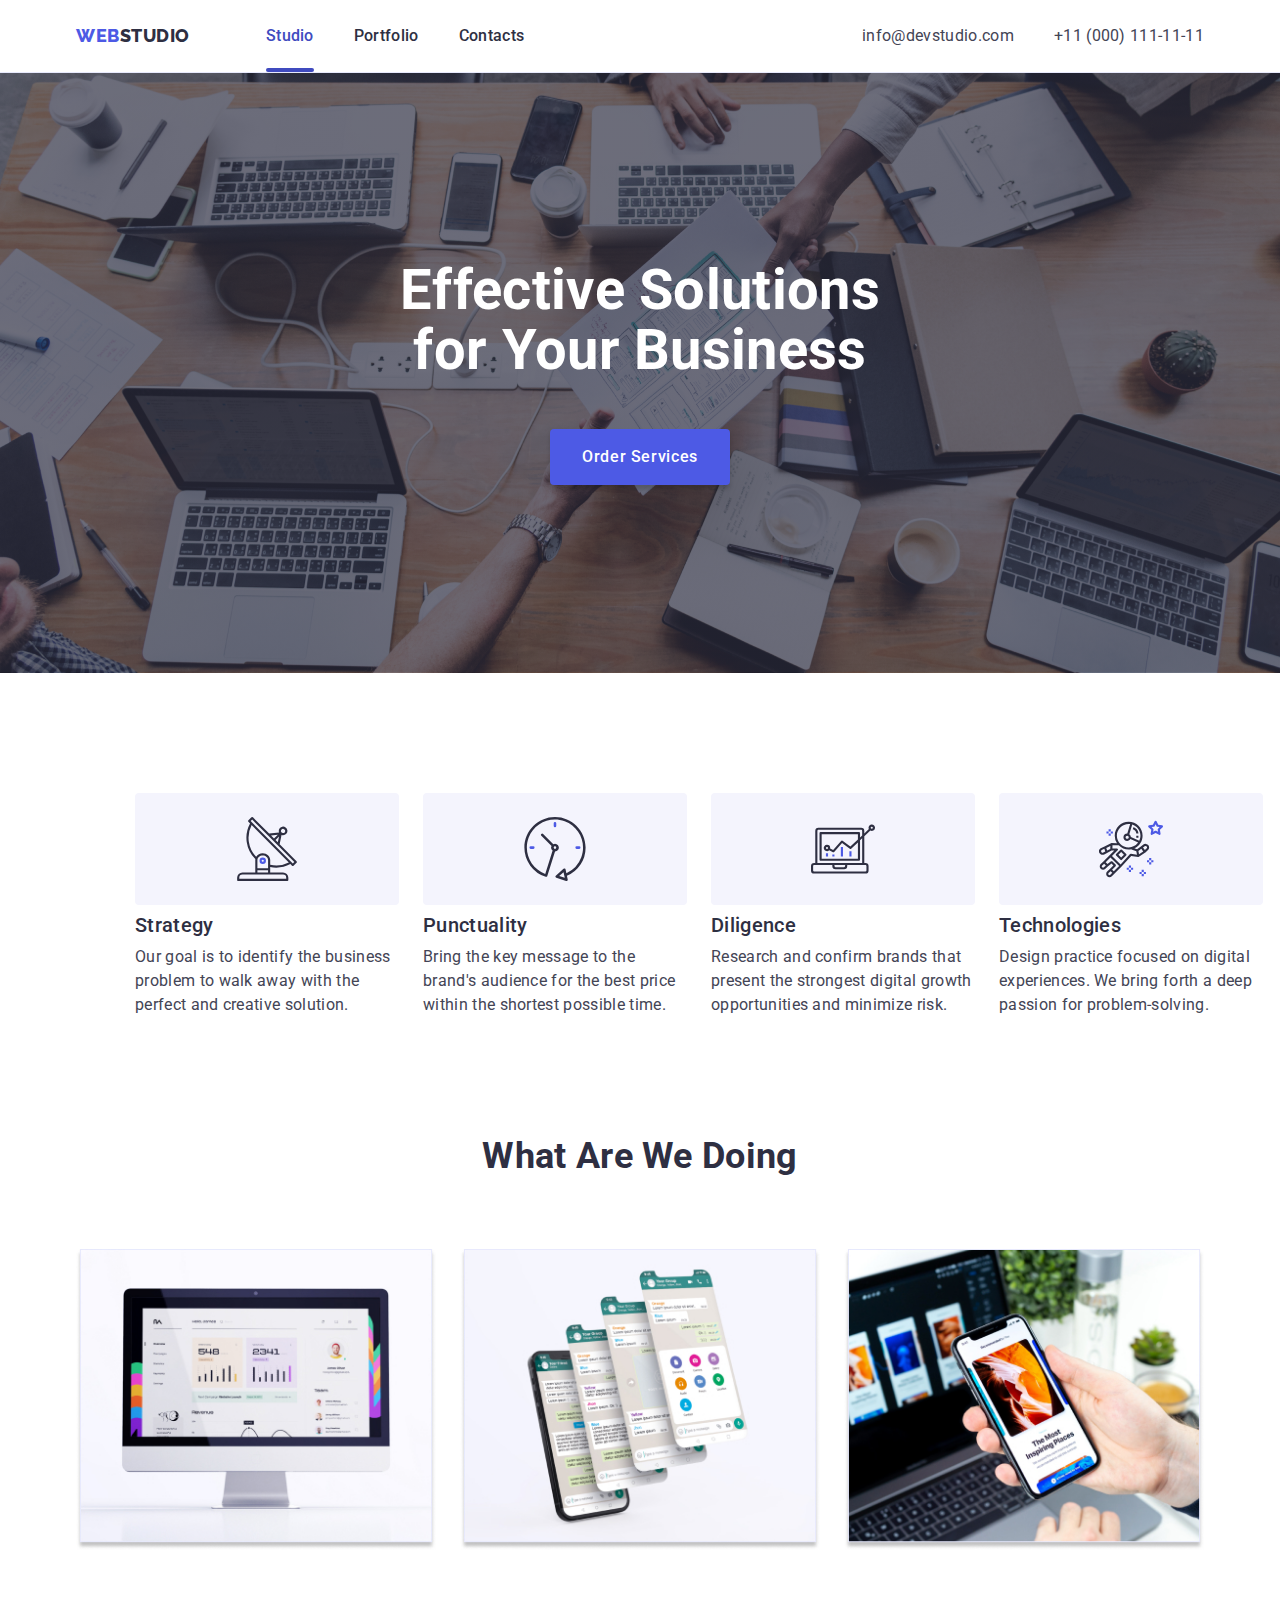
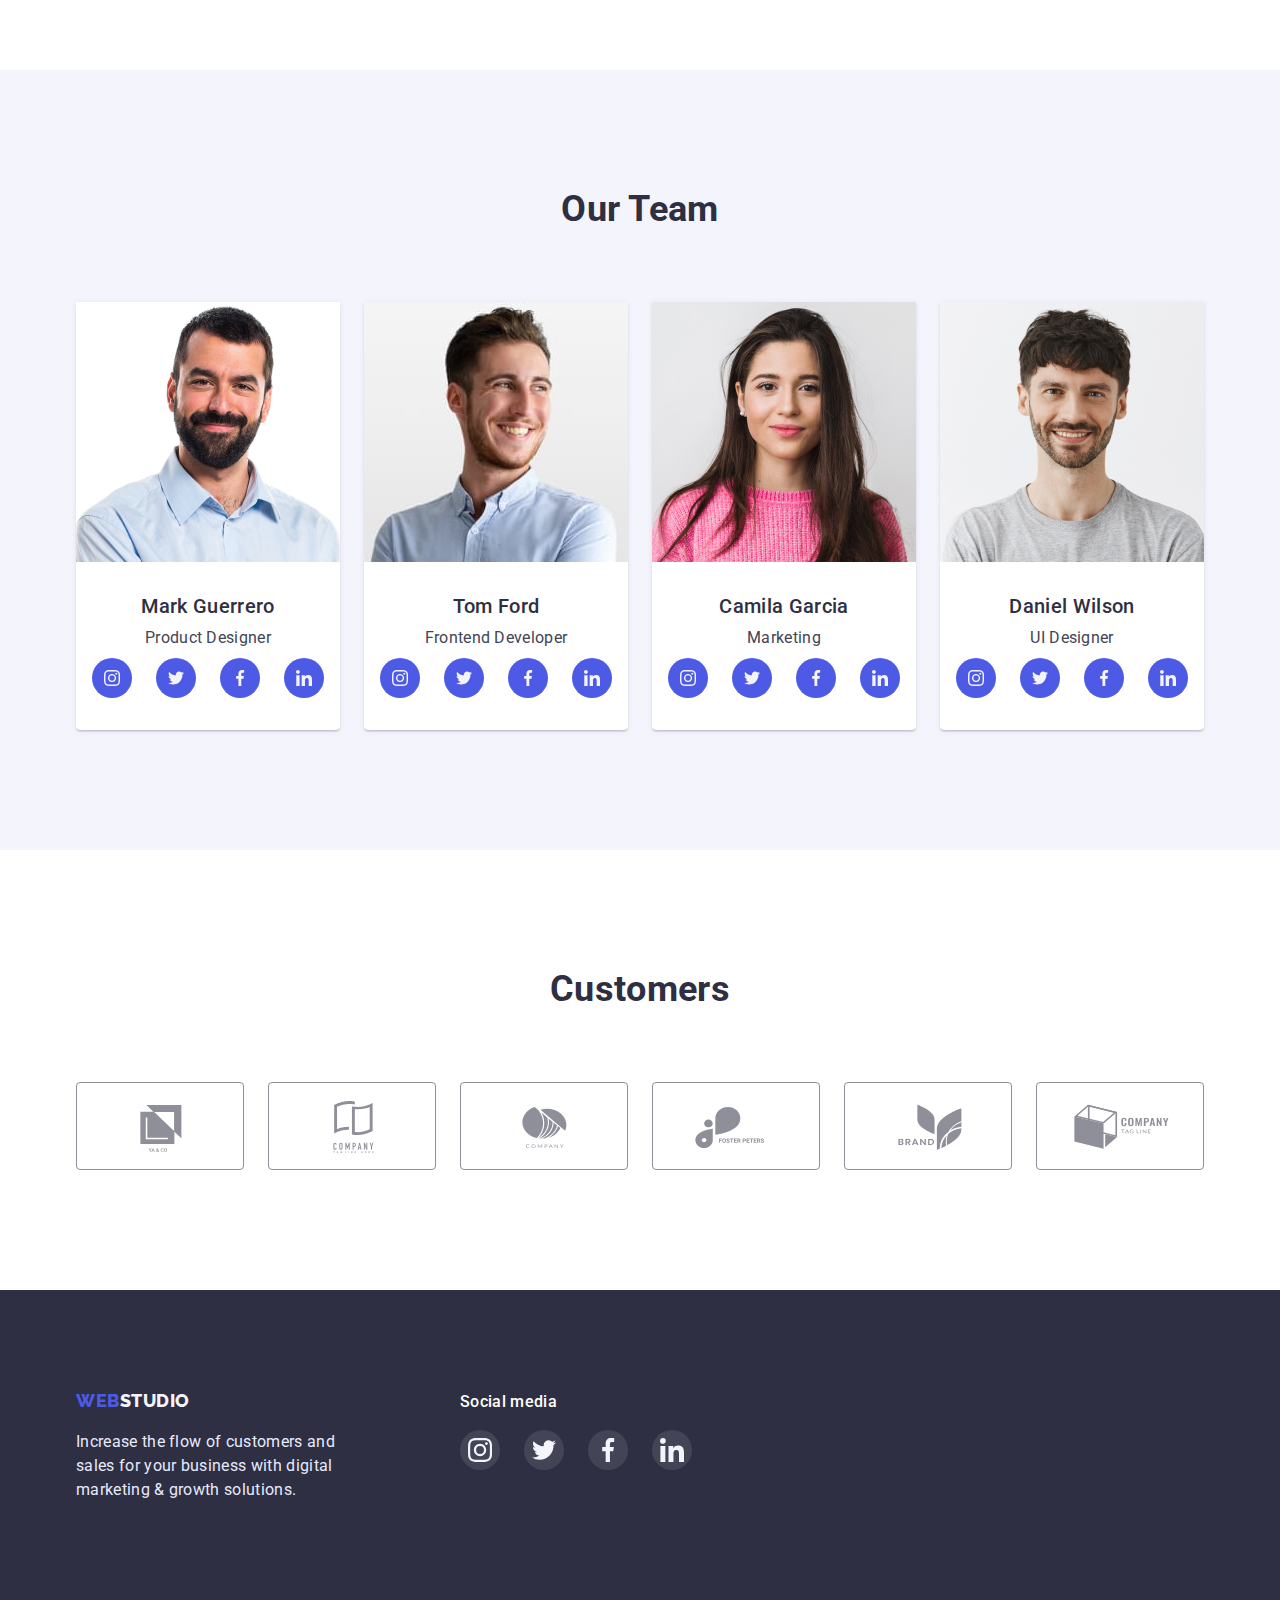
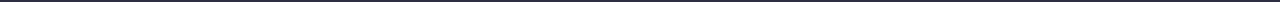
<file: index.html>
<!DOCTYPE html>
<html lang="en">
  <head>
    <meta charset="UTF-8" />
    <meta http-equiv="X-UA-Compatible" content="IE=edge" />
    <meta name="viewport" content="width=device-width, initial-scale=1.0" />
    <title>Web Studio</title>
    <link rel="preconnect" href="https://fonts.googleapis.com" />
    <link rel="preconnect" href="https://fonts.gstatic.com" crossorigin />
    <!-- modern normalize -->
    <link
      rel="stylesheet"
      href="https://cdn.jsdelivr.net/npm/modern-normalize@1.1.0/modern-normalize.min.css"
    />
    <!-- custom styles-->
    <link
      href="https://fonts.googleapis.com/css2?family=Raleway:wght@800&family=Roboto:wght@400;500;700;900&display=swap"
      rel="stylesheet"
    />
    <link rel="stylesheet" href="./css/styles.css" />
  </head>
  <body>
    <!--header section-->
    <header class="header">
      <div class="header-container container">
        <a class="logo-header link" href="./index.html"
          >WEB<span class="logo-dark">STUDIO</span></a
        >
        <nav class="navigation">
          <ul class="menu list">
            <li class="menu-item">
              <a class="menu-link link current" href="">Studio</a>
            </li>
            <li class="menu-item">
              <a class="menu-link link" href="./portfolio.html">Portfolio</a>
            </li>
            <li class="menu-item">
              <a class="menu-link link" href="">Contacts</a>
            </li>
          </ul>
        </nav>
        <ul class="contacts list">
          <li class="contact-item">
            <a class="contact-link link" href="mailto:info@devstudio.com"
              >info@devstudio.com</a
            >
          </li>
          <li class="contact-item">
            <a class="contact-link link" href="tel:+11(000)111-11-11"
              >+11 (000) 111-11-11</a
            >
          </li>
        </ul>
      </div>
    </header>
    <main>
      <!--hero section-->
      <section class="hero">
        <div class="container">
          <h1 class="hero-title">Effective Solutions for Your Business</h1>
          <button class="hero-btn" type="button" data-modal-open>
            Order Services
          </button>
        </div>
      </section>
      <!--1 section-->
      <section class="section vision">
        <div class="container">
          <h2 class="visually-hidden">Our Vision</h2>
          <ul class="vision-list list">
            <li class="vision-list-item">
              <div class="vision-item">
                <svg class="vision-icon" width="64" height="64">
                  <use href="./images/icons.svg#antenna"></use>
                </svg>
              </div>
              <h3 class="title">Strategy</h3>
              <p class="text">
                Our goal is to identify the business problem to walk away with
                the perfect and creative solution.
              </p>
            </li>
            <li class="vision-list-item">
              <div class="vision-item">
                <svg class="vision-icon" width="64" height="64">
                  <use href="./images/icons.svg#clock"></use>
                </svg>
              </div>
              <h3 class="title">Punctuality</h3>
              <p class="text">
                Bring the key message to the brand's audience for the best price
                within the shortest possible time.
              </p>
            </li>
            <li class="vision-list-item">
              <div class="vision-item">
                <svg class="vision-icon" width="64" height="64">
                  <use href="./images/icons.svg#diagram"></use>
                </svg>
              </div>
              <h3 class="title">Diligence</h3>
              <p class="text">
                Research and confirm brands that present the strongest digital
                growth opportunities and minimize risk.
              </p>
            </li>
            <li class="vision-list-item">
              <div class="vision-item">
                <svg class="vision-icon" width="64" height="64">
                  <use href="./images/icons.svg#astronaut"></use>
                </svg>
              </div>
              <h3 class="title">Technologies</h3>
              <p class="text">
                Design practice focused on digital experiences. We bring forth a
                deep passion for problem-solving.
              </p>
            </li>
          </ul>
        </div>
      </section>
      <!--2 section-->
      <section class="section gallery">
        <div class="container">
          <h2 class="section-title">What are we doing</h2>
          <ul class="gallery-list list">
            <li class="gallery-item">
              <img
                class="gallery-img"
                src="./images/section-2/img-1.jpg"
                alt="analytics"
                width="360"
                height="300"
              />
            </li>
            <li class="gallery-item">
              <img
                class="gallery-img"
                src="./images/section-2/img-2.jpg"
                alt="messenger"
                width="360"
                height="300"
              />
            </li>
            <li class="gallery-item">
              <img
                class="gallery-img"
                src="./images/section-2/img-3.jpg"
                alt="phone and laptop synchronization"
                width="360"
                height="300"
              />
            </li>
          </ul>
        </div>
      </section>
      <!--3 section-->
      <section class="section team">
        <div class="container">
          <h2 class="section-title">Our Team</h2>
          <ul class="team-card-list list">
            <li class="team-card">
              <img
                class="team-img"
                src="./images/section-3/img-1.jpg"
                alt="photo of Mark Guerrero"
                width="264"
                height="260"
              />
              <div class="team-wrapper">
                <h3 class="team-name">Mark Guerrero</h3>
                <p class="team-position">Product Designer</p>
                <ul class="socials list">
                  <li class="social-item">
                    <a
                      class="social-link link"
                      href=""
                      aria-label="Instagram"
                      target="_blank"
                      rel="noopener noreferrer"
                    >
                      <svg class="social-icon" width="16" height="16">
                        <use href="./images/icons.svg#instagram"></use>
                      </svg>
                    </a>
                  </li>
                  <li class="social-item">
                    <a
                      class="social-link link"
                      href=""
                      aria-label="Twitter"
                      target="_blank"
                      rel="noopener noreferrer"
                    >
                      <svg class="social-icon" width="16" height="16">
                        <use href="./images/icons.svg#twitter"></use>
                      </svg>
                    </a>
                  </li>
                  <li class="social-item">
                    <a
                      class="social-link link"
                      href=""
                      aria-label="Facebook"
                      target="_blank"
                      rel="noopener noreferrer"
                    >
                      <svg class="social-icon" width="16" height="16">
                        <use href="./images/icons.svg#facebook"></use>
                      </svg>
                    </a>
                  </li>
                  <li class="social-item">
                    <a
                      class="social-link link"
                      href=""
                      aria-label="LinkedIn"
                      target="_blank"
                      rel="noopener noreferrer"
                    >
                      <svg class="social-icon" width="16" height="16">
                        <use href="./images/icons.svg#linkedin"></use>
                      </svg>
                    </a>
                  </li>
                </ul>
              </div>
            </li>
            <li class="team-card">
              <img
                class="team-img"
                src="./images/section-3/img-2.jpg"
                alt="photo of Tom Ford"
                width="264"
                height="260"
              />
              <div class="team-wrapper">
                <h3 class="team-name">Tom Ford</h3>
                <p class="team-position">Frontend Developer</p>
                <ul class="socials list">
                  <li class="social-item">
                    <a
                      class="social-link link"
                      href=""
                      aria-label="Instagram"
                      target="_blank"
                      rel="noopener noreferrer"
                    >
                      <svg class="social-icon" width="16" height="16">
                        <use href="./images/icons.svg#instagram"></use>
                      </svg>
                    </a>
                  </li>
                  <li class="social-item">
                    <a
                      class="social-link link"
                      href=""
                      aria-label="Twitter"
                      target="_blank"
                      rel="noopener noreferrer"
                    >
                      <svg class="social-icon" width="16" height="16">
                        <use href="./images/icons.svg#twitter"></use>
                      </svg>
                    </a>
                  </li>
                  <li class="social-item">
                    <a
                      class="social-link link"
                      href=""
                      aria-label="Facebook"
                      target="_blank"
                      rel="noopener noreferrer"
                    >
                      <svg class="social-icon" width="16" height="16">
                        <use href="./images/icons.svg#facebook"></use>
                      </svg>
                    </a>
                  </li>
                  <li class="social-item">
                    <a
                      class="social-link link"
                      href=""
                      aria-label="LinkedIn"
                      target="_blank"
                      rel="noopener noreferrer"
                    >
                      <svg class="social-icon" width="16" height="16">
                        <use href="./images/icons.svg#linkedin"></use>
                      </svg>
                    </a>
                  </li>
                </ul>
              </div>
            </li>
            <li class="team-card">
              <img
                class="team-img"
                src="./images/section-3/img-3.jpg"
                alt="photo of Camila Garcia"
                width="264"
                height="260"
              />
              <div class="team-wrapper">
                <h3 class="team-name">Camila Garcia</h3>
                <p class="team-position">Marketing</p>
                <ul class="socials list">
                  <li class="social-item">
                    <a
                      class="social-link link"
                      href=""
                      aria-label="Instagram"
                      target="_blank"
                      rel="noopener noreferrer"
                    >
                      <svg class="social-icon" width="16" height="16">
                        <use href="./images/icons.svg#instagram"></use>
                      </svg>
                    </a>
                  </li>
                  <li class="social-item">
                    <a
                      class="social-link link"
                      href=""
                      aria-label="Twitter"
                      target="_blank"
                      rel="noopener noreferrer"
                    >
                      <svg class="social-icon" width="16" height="16">
                        <use href="./images/icons.svg#twitter"></use>
                      </svg>
                    </a>
                  </li>
                  <li class="social-item">
                    <a
                      class="social-link link"
                      href=""
                      aria-label="Facebook"
                      target="_blank"
                      rel="noopener noreferrer"
                    >
                      <svg class="social-icon" width="16" height="16">
                        <use href="./images/icons.svg#facebook"></use>
                      </svg>
                    </a>
                  </li>
                  <li class="social-item">
                    <a
                      class="social-link link"
                      href=""
                      aria-label="LinkedIn"
                      target="_blank"
                      rel="noopener noreferrer"
                    >
                      <svg class="social-icon" width="16" height="16">
                        <use href="./images/icons.svg#linkedin"></use>
                      </svg>
                    </a>
                  </li>
                </ul>
              </div>
            </li>
            <li class="team-card">
              <img
                class="team-img"
                src="./images/section-3/img-4.jpg"
                alt="photo of Daniel Wilson"
                width="264"
                height="260"
              />
              <div class="team-wrapper">
                <h3 class="team-name">Daniel Wilson</h3>
                <p class="team-position">UI Designer</p>
                <ul class="socials list">
                  <li class="social-item">
                    <a
                      class="social-link link"
                      href=""
                      aria-label="Instagram"
                      target="_blank"
                      rel="noopener noreferrer"
                    >
                      <svg class="social-icon" width="16" height="16">
                        <use href="./images/icons.svg#instagram"></use>
                      </svg>
                    </a>
                  </li>
                  <li class="social-item">
                    <a
                      class="social-link link"
                      href=""
                      aria-label="Twitter"
                      target="_blank"
                      rel="noopener noreferrer"
                    >
                      <svg class="social-icon" width="16" height="16">
                        <use href="./images/icons.svg#twitter"></use>
                      </svg>
                    </a>
                  </li>
                  <li class="social-item">
                    <a
                      class="social-link link"
                      href=""
                      aria-label="Facebook"
                      target="_blank"
                      rel="noopener noreferrer"
                    >
                      <svg class="social-icon" width="16" height="16">
                        <use href="./images/icons.svg#facebook"></use>
                      </svg>
                    </a>
                  </li>
                  <li class="social-item">
                    <a
                      class="social-link link"
                      href=""
                      aria-label="LinkedIn"
                      target="_blank"
                      rel="noopener noreferrer"
                    >
                      <svg class="social-icon" width="16" height="16">
                        <use href="./images/icons.svg#linkedin"></use>
                      </svg>
                    </a>
                  </li>
                </ul>
              </div>
            </li>
          </ul>
        </div>
      </section>
      <!-- 4 section -->
      <section class="section customers">
        <div class="container">
          <h2 class="section-title">Customers</h2>
          <ul class="customers-list list">
            <li class="customers-item">
              <a
                class="customers-link link"
                href=""
                target="_blank"
                rel="noopener noreferrer"
              >
                <svg class="customers-icon" width="104" height="56">
                  <use href="./images/icons.svg#logo-1"></use></svg
              ></a>
            </li>
            <li class="customers-item">
              <a
                class="customers-link link"
                href=""
                target="_blank"
                rel="noopener noreferrer"
                ><svg class="customers-icon" width="104" height="56">
                  <use href="./images/icons.svg#logo-2"></use></svg
              ></a>
            </li>
            <li class="customers-item">
              <a
                class="customers-link link"
                href=""
                target="_blank"
                rel="noopener noreferrer"
                ><svg class="customers-icon" width="104" height="56">
                  <use href="./images/icons.svg#logo-3"></use></svg
              ></a>
            </li>
            <li class="customers-item">
              <a
                class="customers-link link"
                href=""
                target="_blank"
                rel="noopener noreferrer"
                ><svg class="customers-icon" width="104" height="56">
                  <use href="./images/icons.svg#logo-4"></use></svg
              ></a>
            </li>
            <li class="customers-item">
              <a
                class="customers-link link"
                href=""
                target="_blank"
                rel="noopener noreferrer"
                ><svg class="customers-icon" width="104" height="56">
                  <use href="./images/icons.svg#logo-5"></use></svg
              ></a>
            </li>
            <li class="customers-item">
              <a
                class="customers-link link"
                href=""
                target="_blank"
                rel="noopener noreferrer"
                ><svg class="customers-icon" width="104" height="56">
                  <use href="./images/icons.svg#logo-6"></use></svg
              ></a>
            </li>
          </ul>
        </div>
      </section>
    </main>
    <footer>
      <div class="container footer-wrapper">
        <div class="footer-info">
          <a class="logo-footer link" href=""
            >WEB<span class="logo-light">STUDIO</span></a
          >
          <p class="footer-text">
            Increase the flow of customers and sales for your business with
            digital marketing & growth solutions.
          </p>
        </div>
        <div class="social-media">
          <p class="social-text">Social media</p>
          <ul class="socials list">
            <li class="social-item">
              <a
                class="social-link footer-link link"
                href=""
                aria-label="Instagram"
                target="_blank"
                rel="noopener noreferrer"
              >
                <svg class="social-icon" width="24" height="24">
                  <use href="./images/icons.svg#instagram"></use>
                </svg>
              </a>
            </li>
            <li class="social-item">
              <a
                class="social-link footer-link link"
                href=""
                aria-label="Twitter"
                target="_blank"
                rel="noopener noreferrer"
              >
                <svg class="social-icon" width="24" height="24">
                  <use href="./images/icons.svg#twitter"></use>
                </svg>
              </a>
            </li>
            <li class="social-item">
              <a
                class="social-link footer-link link"
                href=""
                aria-label="Facebook"
                target="_blank"
                rel="noopener noreferrer"
              >
                <svg class="social-icon" width="24" height="24">
                  <use href="./images/icons.svg#facebook"></use>
                </svg>
              </a>
            </li>
            <li class="social-item">
              <a
                class="social-link footer-link link"
                href=""
                aria-label="LinkedIn"
                target="_blank"
                rel="noopener noreferrer"
              >
                <svg class="social-icon" width="24" height="24">
                  <use href="./images/icons.svg#linkedin"></use>
                </svg>
              </a>
            </li>
          </ul>
        </div>
      </div>
    </footer>
    <div class="backdrop is-hidden" data-modal>
      <div class="modal">
        <button class="modal-btn" type="button" data-modal-close>
          <svg class="modal-icon" width="8" height="8">
            <use href="./images/icons.svg#close"></use>
          </svg>
        </button>
      </div>
    </div>
    <script src="./js/modal.js"></script>
  </body>
</html>
</file>
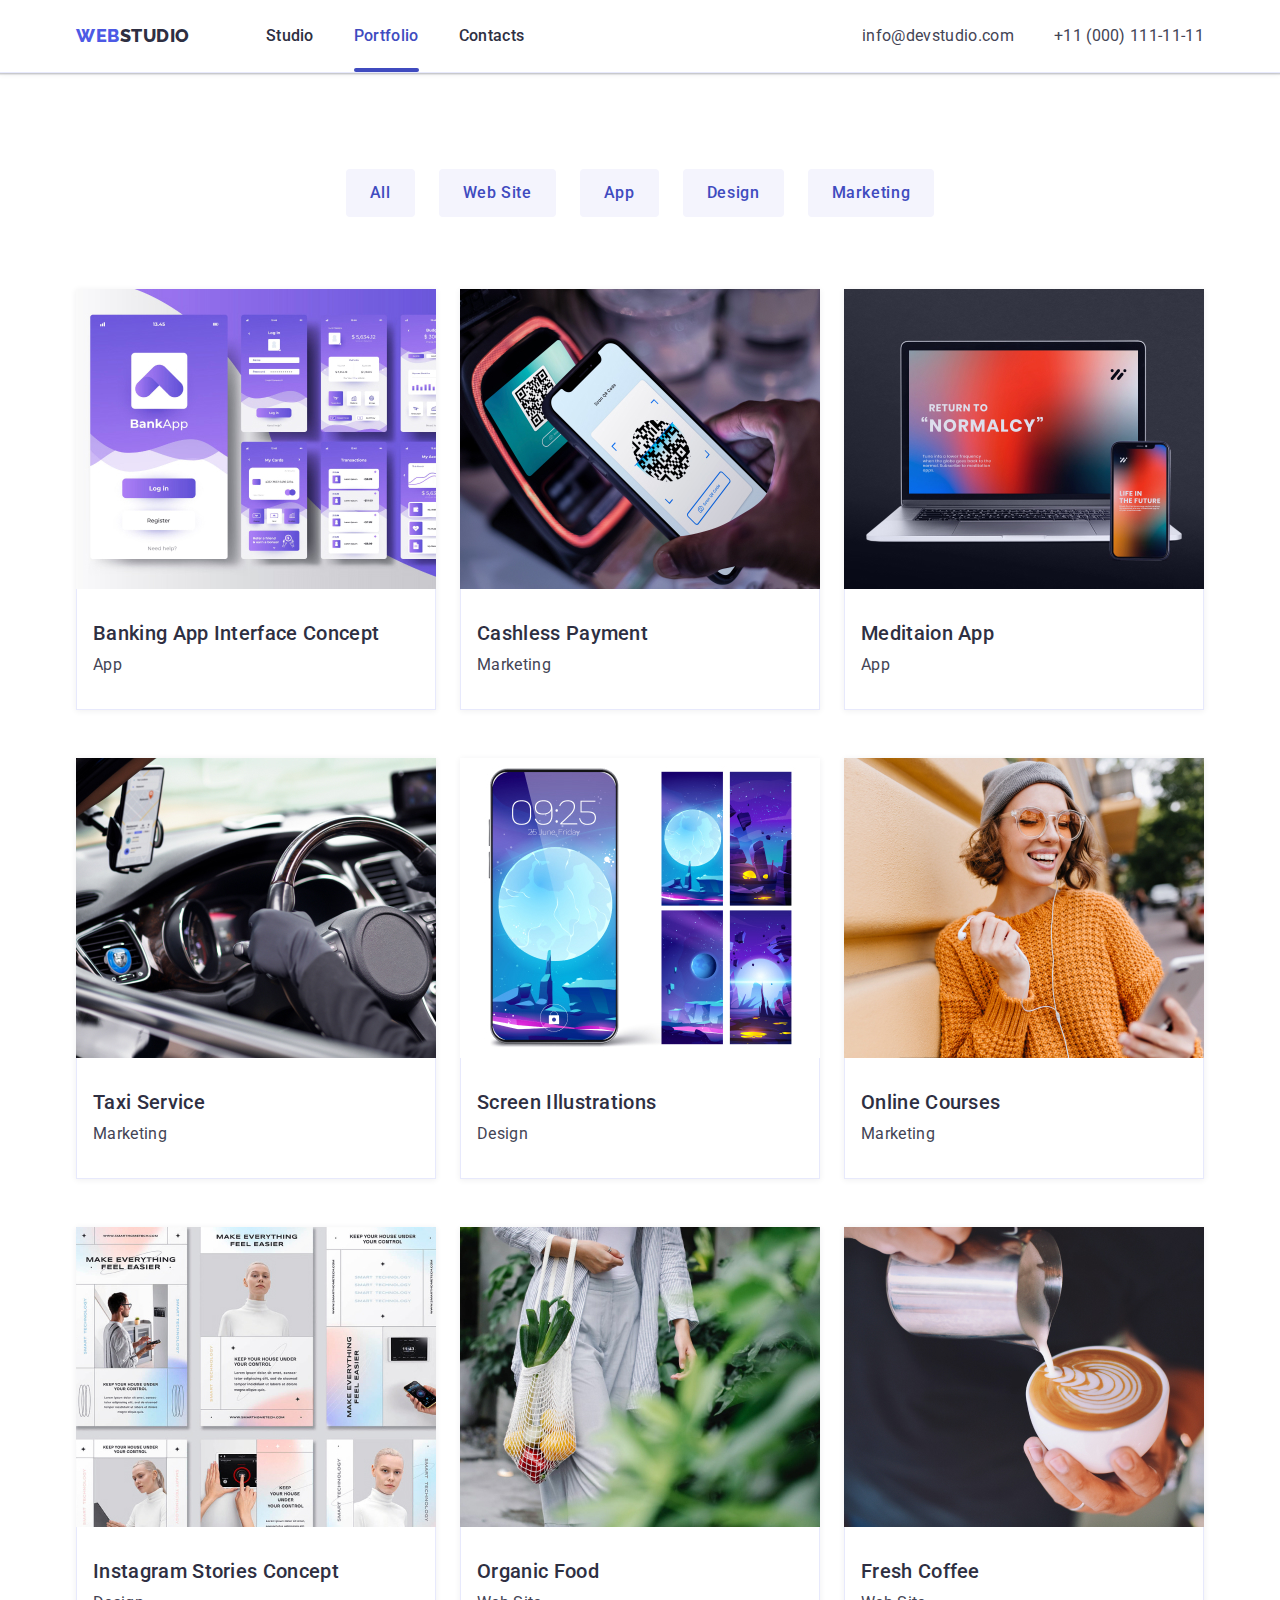
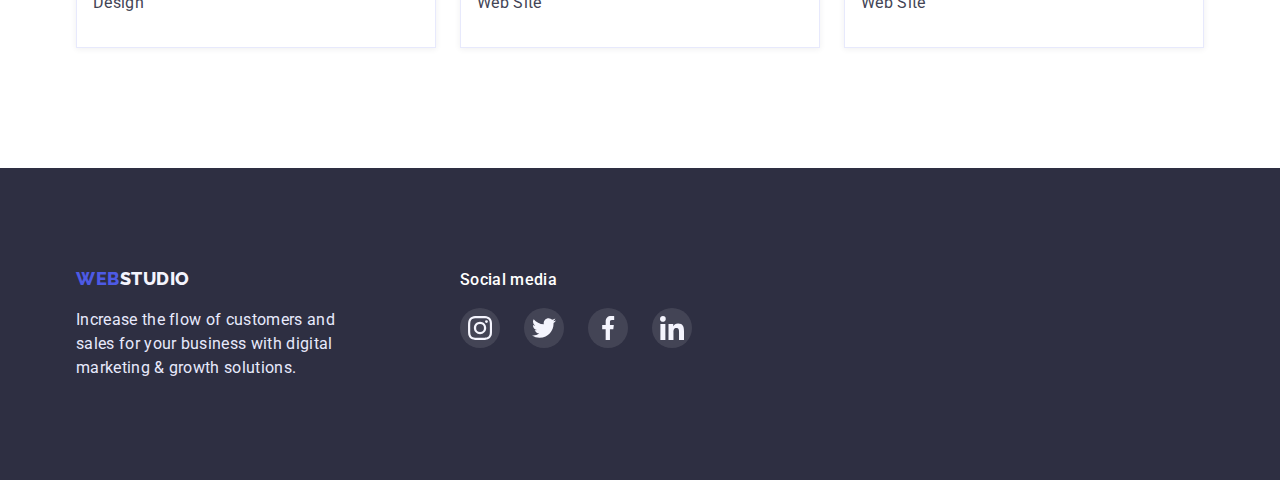
<file: portfolio.html>
<!DOCTYPE html>
<html lang="en">
  <head>
    <meta charset="UTF-8" />
    <meta http-equiv="X-UA-Compatible" content="IE=edge" />
    <meta name="viewport" content="width=device-width, initial-scale=1.0" />
    <title>Web Studio</title>
    <link rel="preconnect" href="https://fonts.googleapis.com" />
    <link rel="preconnect" href="https://fonts.gstatic.com" crossorigin />
    <!-- modern normalize -->
    <link
      rel="stylesheet"
      href="https://cdn.jsdelivr.net/npm/modern-normalize@1.1.0/modern-normalize.min.css"
    />
    <!-- custom styles-->
    <link
      href="https://fonts.googleapis.com/css2?family=Raleway:wght@800&family=Roboto:wght@400;500;700;900&display=swap"
      rel="stylesheet"
    />
    <link rel="stylesheet" href="./css/styles.css" />
  </head>
  <body>
    <!--header section-->
    <header class="header">
      <div class="header-container container">
        <a class="logo-header link" href="./index.html"
          >WEB<span class="logo-dark">STUDIO</span></a
        >
        <nav class="navigation">
          <ul class="menu list">
            <li class="menu-item">
              <a class="menu-link link" href="./index.html">Studio</a>
            </li>
            <li class="menu-item">
              <a class="menu-link link current" href="./portfolio.html"
                >Portfolio</a
              >
            </li>
            <li class="menu-item">
              <a class="menu-link link" href="">Contacts</a>
            </li>
          </ul>
        </nav>
        <ul class="contacts list">
          <li class="contact-item">
            <a class="contact-link link" href="mailto:info@devstudio.com"
              >info@devstudio.com</a
            >
          </li>
          <li class="contact-item">
            <a class="contact-link link" href="tel:+11(000)111-11-11"
              >+11 (000) 111-11-11</a
            >
          </li>
        </ul>
      </div>
    </header>
    <main>
      <section class="section portfolio-section">
        <div class="container">
          <h1 class="visually-hidden">Our works</h1>
          <ul class="list filter-btns">
            <li><button class="filter-btn" type="button">All</button></li>
            <li><button class="filter-btn" type="button">Web Site</button></li>
            <li><button class="filter-btn" type="button">App</button></li>
            <li><button class="filter-btn" type="button">Design</button></li>
            <li><button class="filter-btn" type="button">Marketing</button></li>
          </ul>
          <ul class="portfolio-cards list">
            <li class="card-item">
              <a class="card-link link" href="">
                <div class="card-wrapper">
                  <img
                    class="card-img"
                    src="./images/row/img-1.jpg"
                    alt="bank app mockup"
                    width="360"
                    height="300"
                  />
                  <p class="overlay">
                    14 Stylish and User-Friendly App Design Concepts · Task
                    Manager App · Calorie Tracker App · Exotic Fruit Ecommerce
                    App · Cloud Storage App
                  </p>
                </div>
                <div class="card-text-set">
                  <h2 class="card-title">Banking App Interface Concept</h2>
                  <p class="card-text">App</p>
                </div>
              </a>
            </li>
            <li class="card-item">
              <a class="card-link link" href="">
                <div class="card-wrapper">
                  <img
                    class="card-img"
                    src="./images/row/img-2.jpg"
                    alt="contactless payment"
                    width="360"
                    height="300"
                  />
                  <p class="overlay">
                    14 Stylish and User-Friendly App Design Concepts · Task
                    Manager App · Calorie Tracker App · Exotic Fruit Ecommerce
                    App · Cloud Storage App
                  </p>
                </div>
                <div class="card-text-set">
                  <h2 class="card-title">Cashless Payment</h2>
                  <p class="card-text">Marketing</p>
                </div>
              </a>
            </li>
            <li class="card-item">
              <a class="card-link link" href="">
                <div class="card-wrapper">
                  <img
                    class="card-img"
                    src="./images/row/img-3.jpg"
                    alt="app on phone and laptop"
                    width="360"
                    height="300"
                  />
                  <p class="overlay">
                    14 Stylish and User-Friendly App Design Concepts · Task
                    Manager App · Calorie Tracker App · Exotic Fruit Ecommerce
                    App · Cloud Storage App
                  </p>
                </div>
                <div class="card-text-set">
                  <h2 class="card-title">Meditaion App</h2>
                  <p class="card-text">App</p>
                </div>
              </a>
            </li>
            <li class="card-item">
              <a class="card-link link" href="">
                <div class="card-wrapper">
                  <img
                    class="card-img"
                    src="./images/row/img-4.jpg"
                    alt="the driver behind the wheel"
                    width="360"
                    height="300"
                  />
                  <p class="overlay">
                    14 Stylish and User-Friendly App Design Concepts · Task
                    Manager App · Calorie Tracker App · Exotic Fruit Ecommerce
                    App · Cloud Storage App
                  </p>
                </div>
                <div class="card-text-set">
                  <h2 class="card-title">Taxi Service</h2>
                  <p class="card-text">Marketing</p>
                </div>
              </a>
            </li>
            <li class="card-item">
              <a class="card-link link" href="">
                <div class="card-wrapper">
                  <img
                    class="card-img"
                    src="./images/row/img-5.jpg"
                    alt="wallpapers for phone"
                    width="360"
                    height="300"
                  />
                  <p class="overlay">
                    14 Stylish and User-Friendly App Design Concepts · Task
                    Manager App · Calorie Tracker App · Exotic Fruit Ecommerce
                    App · Cloud Storage App
                  </p>
                </div>
                <div class="card-text-set">
                  <h2 class="card-title">Screen Illustrations</h2>
                  <p class="card-text">Design</p>
                </div>
              </a>
            </li>
            <li class="card-item">
              <a class="card-link link" href="">
                <div class="card-wrapper">
                  <img
                    class="card-img"
                    src="./images/row/img-6.jpg"
                    alt="girl with phone"
                    width="360"
                    height="300"
                  />
                  <p class="overlay">
                    14 Stylish and User-Friendly App Design Concepts · Task
                    Manager App · Calorie Tracker App · Exotic Fruit Ecommerce
                    App · Cloud Storage App
                  </p>
                </div>
                <div class="card-text-set">
                  <h2 class="card-title">Online Courses</h2>
                  <p class="card-text">Marketing</p>
                </div>
              </a>
            </li>
            <li class="card-item">
              <a class="card-link link" href="">
                <div class="card-wrapper">
                  <img
                    class="card-img"
                    src="./images/row/img-7.jpg"
                    alt="Instagram stories set"
                    width="360"
                    height="300"
                  />
                  <p class="overlay">
                    14 Stylish and User-Friendly App Design Concepts · Task
                    Manager App · Calorie Tracker App · Exotic Fruit Ecommerce
                    App · Cloud Storage App
                  </p>
                </div>
                <div class="card-text-set">
                  <h2 class="card-title">Instagram Stories Concept</h2>
                  <p class="card-text">Design</p>
                </div>
              </a>
            </li>
            <li class="card-item">
              <a class="card-link link" href="">
                <div class="card-wrapper">
                  <img
                    class="card-img"
                    src="./images/row/img-8.jpg"
                    alt="vegetables in a bag"
                    width="360"
                    height="300"
                  />
                  <p class="overlay">
                    14 Stylish and User-Friendly App Design Concepts · Task
                    Manager App · Calorie Tracker App · Exotic Fruit Ecommerce
                    App · Cloud Storage App
                  </p>
                </div>
                <div class="card-text-set">
                  <h2 class="card-title">Organic Food</h2>
                  <p class="card-text">Web Site</p>
                </div>
              </a>
            </li>
            <li class="card-item">
              <a class="card-link link" href="">
                <div class="card-wrapper">
                  <img
                    class="card-img"
                    src="./images/row/img-9.jpg"
                    alt="cup of coffee"
                    width="360"
                    height="300"
                  />
                  <p class="overlay">
                    14 Stylish and User-Friendly App Design Concepts · Task
                    Manager App · Calorie Tracker App · Exotic Fruit Ecommerce
                    App · Cloud Storage App
                  </p>
                </div>
                <div class="card-text-set">
                  <h2 class="card-title">Fresh Coffee</h2>
                  <p class="card-text">Web Site</p>
                </div>
              </a>
            </li>
          </ul>
        </div>
      </section>
    </main>
    <footer>
      <div class="container footer-wrapper">
        <div class="footer-info">
          <a class="logo-footer link" href=""
            >WEB<span class="logo-light">STUDIO</span></a
          >
          <p class="footer-text">
            Increase the flow of customers and sales for your business with
            digital marketing & growth solutions.
          </p>
        </div>
        <div class="social-media">
          <p class="social-text">Social media</p>
          <ul class="socials list">
            <li class="social-item">
              <a
                class="social-link footer-link link"
                href=""
                aria-label="Instagram"
                target="_blank"
                rel="noopener noreferrer"
              >
                <svg class="social-icon" width="24" height="24">
                  <use href="./images/icons.svg#instagram"></use>
                </svg>
              </a>
            </li>
            <li class="social-item">
              <a
                class="social-link footer-link link"
                href=""
                aria-label="Twitter"
                target="_blank"
                rel="noopener noreferrer"
              >
                <svg class="social-icon" width="24" height="24">
                  <use href="./images/icons.svg#twitter"></use>
                </svg>
              </a>
            </li>
            <li class="social-item">
              <a
                class="social-link footer-link link"
                href=""
                aria-label="Facebook"
                target="_blank"
                rel="noopener noreferrer"
              >
                <svg class="social-icon" width="24" height="24">
                  <use href="./images/icons.svg#facebook"></use>
                </svg>
              </a>
            </li>
            <li class="social-item">
              <a
                class="social-link footer-link link"
                href=""
                aria-label="LinkedIn"
                target="_blank"
                rel="noopener noreferrer"
              >
                <svg class="social-icon" width="24" height="24">
                  <use href="./images/icons.svg#linkedin"></use>
                </svg>
              </a>
            </li>
          </ul>
        </div>
      </div>
    </footer>
  </body>
</html>
</file>
<file: css/styles.css>
:root {
  --primary-text-color: #434455;
  --title-text-color: #2e2f42;
  --primary-brand-color: #4d5ae5;
  --primary-white-color: #ffffff;
  --accent-color: #e7e9fc;
  --pressed-color: #404bbf;
  --light-color: #f4f4fd;
  --green-success-clr: #31d0aa;
  --subtle-txt: #8e8f99;

  --dark-bg-clr: #2e2f42;
  --light-bg-clr: #f4f4fd;
  --white-bg-clr: #ffffff;
  --pressed-bg-clr: #404bbf;

  --indent: 24px;
  --items: 4;
  --hero-idx: 10;
  --header-idx: 100;
  --modal-idx: 1000;
  --anim-fast: 250ms cubic-bezier(0.4, 0, 0.2, 1);
}

body {
  font-family: 'Roboto', sans-serif;
  font-size: 16px;
  line-height: 1.5;
  letter-spacing: 0.02em;

  background-color: var(--white-bg-clr);
  color: var(--primary-text-color);
}

/* DECORATION FOR LIST & LINK */

.list {
  list-style: none;
}
.link {
  text-decoration: none;
}

/* CURRENT */

.menu .menu-link.current {
  color: var(--pressed-color);
}

.container {
  width: 1158px;
  padding-left: 15px;
  padding-right: 15px;
  margin-left: auto;
  margin-right: auto;
}

/* HEADER SECTION */

.header {
  top: 0;
  width: 100%;
  z-index: var(--header-idx);
  border-bottom: 1px solid var(--accent-color);
  box-shadow: 0px 2px 1px rgba(46, 47, 66, 0.08),
    0px 1px 1px rgba(46, 47, 66, 0.16), 0px 1px 6px rgba(46, 47, 66, 0.08);
}

.header-container {
  display: flex;
  align-items: center;
}

/* logo */

.logo-header {
  font-family: 'Raleway', sans-serif;
  font-weight: 800;
  font-size: 18px;
  line-height: 1.33;
  letter-spacing: 0.03em;
  text-transform: uppercase;

  margin-right: 76px;

  color: var(--primary-brand-color);
}

.logo-dark {
  font-family: 'Raleway', sans-serif;
  font-weight: 800;
  font-size: 18px;
  line-height: 1.33;
  letter-spacing: 0.03em;
  text-transform: uppercase;
  color: var(--title-text-color);
}
/* MENU NAVIGATION */
.navigation {
  margin-right: auto;
}

.menu {
  display: flex;
  gap: 40px;
}

.menu-link.current::after {
  content: '';
  position: absolute;
  bottom: 0;

  display: block;
  width: 100%;
  height: 4px;

  background-color: var(--pressed-bg-clr);
  border-radius: 2px;
}

.menu-link {
  position: relative;
  display: block;
  padding-top: 24px;
  padding-bottom: 24px;
  font-weight: 500;
  color: var(--title-text-color);

  transition: color var(--anim-fast);
}
.menu-link:hover,
.menu-link:focus {
  color: var(--primary-brand-color);
}

/* CONTACT MENU */

.contacts {
  display: flex;
  align-items: center;
  gap: 40px;
}

.contact-link {
  display: block;
  padding-top: 24px;
  padding-bottom: 24px;
  color: var(--primary-text-color);

  transition: color var(--anim-fast);
}
.contact-link:hover,
.contact-link:focus {
  color: var(--pressed-color);
}

.section {
  padding: 120px 0;
}

/* HERO SECTION */

.hero-title {
  font-weight: 700;
  font-size: 56px;
  line-height: 1.07;
  text-align: center;
  max-width: 494px;
  margin: 0 auto 48px;

  color: var(--primary-white-color);
}

.hero {
  display: flex;
  padding-top: 188px;
  padding-bottom: 188px;
  margin-right: auto;
  margin-left: auto;
  z-index: var(--hero-idx);

  background-color: var(--dark-bg-clr);
  background-image: linear-gradient(
      rgba(46, 47, 66, 0.7),
      rgba(46, 47, 66, 0.7)
    ),
    url(../images/hero/people-office\ 1.jpg);
  background-repeat: no-repeat;
  background-size: cover;
  background-position: center;
  max-width: 1440px;
}

/* BUTTON "ORDER SERVICES" */

.hero-btn {
  display: flex;
  justify-content: center;
  align-items: center;

  font-family: inherit;
  font-weight: 500;
  font-size: 16px;
  line-height: 1.5;
  letter-spacing: 0.04em;
  cursor: pointer;

  margin: 0 auto;
  padding: 16px 32px;
  border-radius: 4px;
  border: none;

  background-color: var(--primary-brand-color);
  color: var(--primary-white-color);
  box-shadow: 0px 4px 4px rgba(0, 0, 0, 0.15);

  transition: background-color var(--anim-fast);
}

.hero-btn:hover,
.hero-btn:focus {
  background: var(--pressed-bg-clr);
}

/* MAIN */
.section-title {
  font-weight: 700;
  font-size: 36px;
  line-height: 1.11;
  margin-bottom: 72px;

  text-align: center;
  text-transform: capitalize;
  color: var(--title-text-color);
}

h2 {
  margin: 0;
}
h3 {
  margin: 0;
}
p {
  margin: 0;
}
ul {
  padding: 0;
  margin: 0;
}

/* VISION section 1 */

.visually-hidden {
  position: absolute;
  width: 1px;
  height: 1px;
  margin: -1px;
  border: 0;
  padding: 0;
  white-space: nowrap;
  clip-path: inset(100%);
  clip: rect(0 0 0 0);
  overflow: hidden;
}

.vision {
  padding: 120px;
}

.vision-list {
  display: flex;
  gap: var(--indent);
}

.vision-list-item {
  flex-basis: calc(
    (100% - (var(--indent) * (var(--items) - 1))) / var (--items)
  );
  max-width: 264px;
}

.vision-item {
  display: flex;
  align-items: center;
  justify-content: center;
  border-radius: 4px;
  width: 264px;
  height: 112px;
  margin-bottom: 8px;
  background-color: var(--light-bg-clr);
}
.vision-icon {
  fill: currentColor;
}

.vision-list .title {
  font-weight: 500;
  font-size: 20px;
  line-height: 1.2;
  margin-bottom: 8px;

  color: var(--title-text-color);
}

/* GALLERY section 2*/
.gallery {
  padding-top: 0;
}
.gallery-list {
  display: flex;
  padding: 0;
  margin: 0;
  gap: var(--indent);
}

img {
  display: block;
  max-width: 100%;
  height: auto;
}

/* TEAM CARDS section 3 */
.team {
  background-color: var(--light-bg-clr);
}

.team-card-list {
  display: flex;
  gap: var(--indent);
  justify-content: center;
  align-items: center;
}

.team-card {
  flex-basis: calc(
    (100% - (var(--indent) * (var(--items) - 1))) / var (--items)
  );
  background-color: var(--white-bg-clr);
  box-shadow: 0px 1px 6px rgba(46, 47, 66, 0.08),
    0px 1px 1px rgba(46, 47, 66, 0.16), 0px 2px 1px rgba(46, 47, 66, 0.08);
  border-radius: 0px 0px 4px 4px;
}

.team-wrapper {
  padding-top: 32px;
  padding-bottom: 32px;
}

.team-name {
  font-weight: 500;
  font-size: 20px;
  line-height: 1.2;
  text-align: center;
  margin-bottom: 8px;

  color: var(--title-text-color);
}

.team-position {
  text-align: center;
  margin-bottom: 8px;
}

.socials {
  display: flex;
  justify-content: center;
  gap: var(--indent);
}

.social-link {
  display: flex;
  align-items: center;
  justify-content: center;
  background-color: var(--primary-brand-color);
  border-radius: 50%;
  width: 40px;
  height: 40px;
  color: var(--light-bg-clr);

  transition: background-color var(--anim-fast);
}

.social-link:hover,
.social-link:focus {
  background-color: var(--pressed-bg-clr);
}
.social-icon {
  fill: currentColor;
}

/* CUSTOMERS section 4 */
.customers-list {
  display: flex;
  gap: var(--indent);
  justify-content: center;
}

.customers-link {
  display: flex;
  align-items: center;
  justify-content: center;
  width: 168px;
  height: 88px;
  border: 1px solid var(--subtle-txt);
  border-radius: 4px;
  color: var(--subtle-txt);

  transition: color var(--anim-fast);
}

.customers-link:hover,
.customers-link:focus {
  color: var(--pressed-color);
  border: 1px solid var(--pressed-bg-clr);
}

.customers-icon {
  fill: currentColor;
}
/*FOOTER*/

footer {
  background-color: var(--dark-bg-clr);
  padding-top: 100px;
  padding-bottom: 100px;
}

.footer-wrapper {
  display: flex;
}

.footer-info {
  margin-right: 120px;
}

.logo-footer {
  font-family: 'Raleway', sans-serif;
  font-weight: 800;
  font-size: 18px;
  line-height: 1.17;
  letter-spacing: 0.03em;
  text-transform: uppercase;
  color: var(--primary-brand-color);
}

.logo-light {
  font-family: 'Raleway', sans-serif;
  font-weight: 800;
  font-size: 18px;
  line-height: 1.17;
  letter-spacing: 0.03em;
  text-transform: uppercase;
  color: var(--light-color);
}

.footer-text {
  color: var(--accent-color);
  max-width: 264px;
  margin-top: 16px;
}

.social-media {
  display: block;
}

.social-text {
  font-weight: 500;
  color: var(--primary-white-color);
  margin-bottom: 16px;
}

.footer-link {
  background-color: rgba(255, 255, 255, 0.1);

  transition: background-color var(--anim-fast);
}

.footer-link:hover,
.footer-link:focus {
  background-color: var(--green-success-clr);
}

/* ...............
   PORTFOLIO PAGE 
..................*/

.portfolio-section {
  padding-top: 96px;
}
/* FILTER BUTTONS */

.filter-btn {
  font-family: inherit;
  font-weight: 500;
  font-size: 16px;
  line-height: 1.5;
  letter-spacing: 0.04em;
  cursor: pointer;

  display: flex;
  align-items: center;
  text-align: center;

  padding: 12px 24px;
  border-radius: 4px;
  border: none;

  background: var(--light-bg-clr);
  color: var(--pressed-color);

  transition: color var(--anim-fast) background-color var(--anim-fast);
}

.filter-btn:hover,
.filter-btn:focus {
  color: var(--primary-white-color);
  background: var(--pressed-bg-clr);
  box-shadow: 0px 3px 1px rgba(0, 0, 0, 0.1), 0px 2px 1px rgba(0, 0, 0, 0.08),
    0px 2px 2px rgba(0, 0, 0, 0.12);
}

.filter-btns {
  display: flex;
  gap: var(--indent);
  justify-content: center;
  margin-bottom: 72px;
}

/* WORK CARDS */

.portfolio-cards {
  display: flex;
  flex-wrap: wrap;
  column-gap: 24px;
  row-gap: 48px;
}

.card-img {
  display: block;
}
.card-text-set {
  border: 1px solid var(--accent-color);
  border-top: none;

  padding: 32px 16px;
}

.portfolio-cards .card-title {
  font-weight: 500;
  font-size: 20px;
  line-height: 1.2;
  margin-bottom: 8px;

  color: var(--title-text-color);
}

.card-text {
  color: var(--primary-text-color);
}

.card-item {
  flex-basis: calc((100% - (var(--indent) * 2)) / 3);
  box-shadow: 0px 1px 6px rgba(46, 47, 66, 0.08);
}

.card-link {
  display: block;

  transition: color var(--anim-fast);
}

.card-link:hover,
.card-link:focus {
  box-shadow: 0px 1px 6px rgba(46, 47, 66, 0.08);
}
.card-link:hover .overlay,
.card-link:focus .overlay {
  box-shadow: 0px 1px 6px rgba(46, 47, 66, 0.08);
  transform: translate(0, 0);
}

.card-wrapper {
  position: relative;
  overflow: hidden;
}
.overlay {
  display: block;
  position: absolute;
  font-weight: 400;
  padding: 40px 32px;
  top: 0;
  left: 0;
  width: 100%;
  height: 100%;

  color: var(--light-color);
  background-color: var(--primary-brand-color);

  transform: translate(0, 100%);
  transition: var(--anim-fast);
}

/* MODAL WINDOW*/
.backdrop {
  position: fixed;
  top: 0;
  left: 0;
  width: 100%;
  height: 100%;
  z-index: 1000;

  background-color: rgba(46, 47, 66, 0.4);
  transition: opasity var(--anim-fast), visibility var(--anim-fast);
}

.backdrop.is-hidden {
  opacity: 0;
  visibility: hidden;
  pointer-events: none;
}

.modal {
  position: absolute;
  top: 50%;
  left: 50%;
  transform: translateX(-50%) translateY(-50%);

  width: 400px;
  height: 500px;
  border-radius: 4px;
  background-color: #fcfcfc;
  box-shadow: 0px 1px 1px rgba(0, 0, 0, 0.14), 0px 1px 3px rgba(0, 0, 0, 0.12),
    0px 2px 1px rgba(0, 0, 0, 0.2);

  transition: transform var(--anim-fast), opacity var(--anim-fast);
}

.backdrop.backdrop.is-hidden .modal {
  transform: translateX(-50%) translateY(-75%);
  opacity: 0;
}
.modal-btn {
  display: flex;
  align-items: center;
  justify-content: center;

  position: absolute;
  top: 24px;
  right: 24px;
  width: 24px;
  height: 24px;
  padding: 0;

  border: 1px solid rgba(0, 0, 0, 0.1);
  border-radius: 50%;
  background-color: var(--accent-color);
}
</file>
